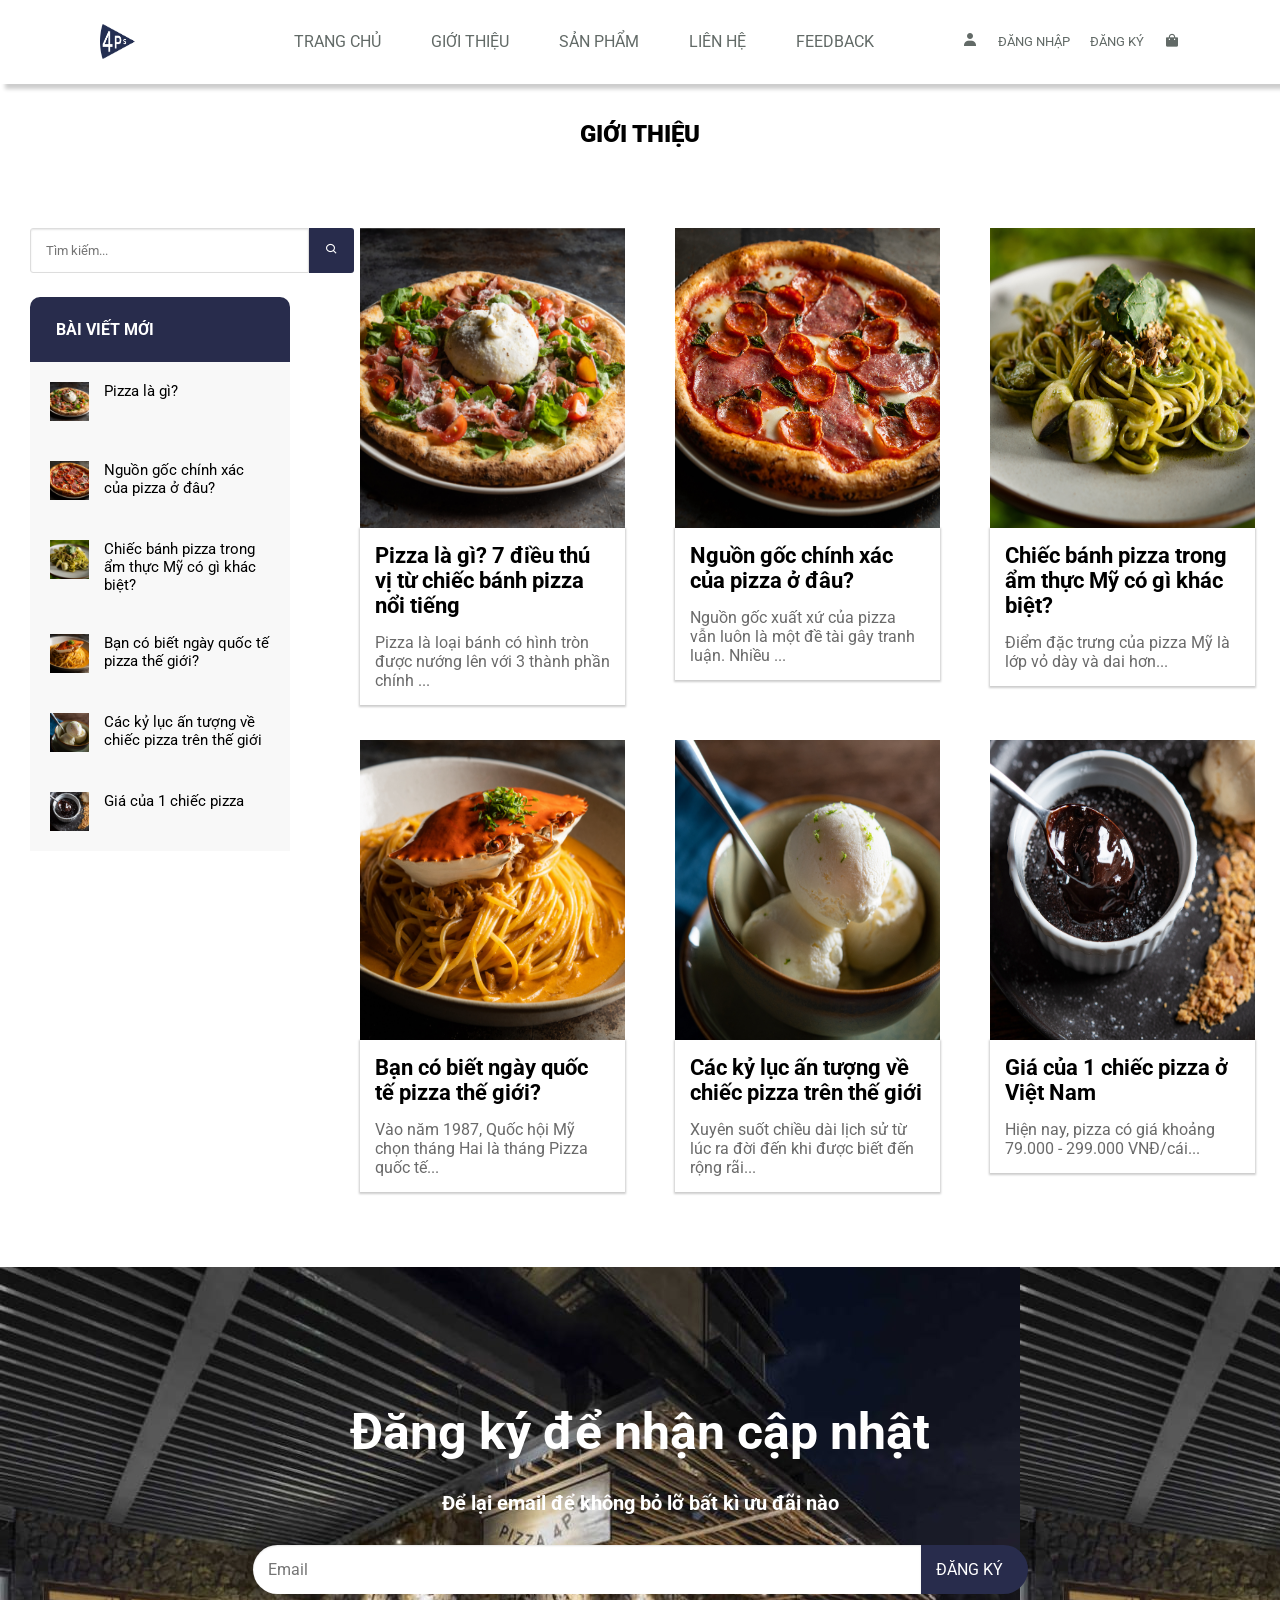
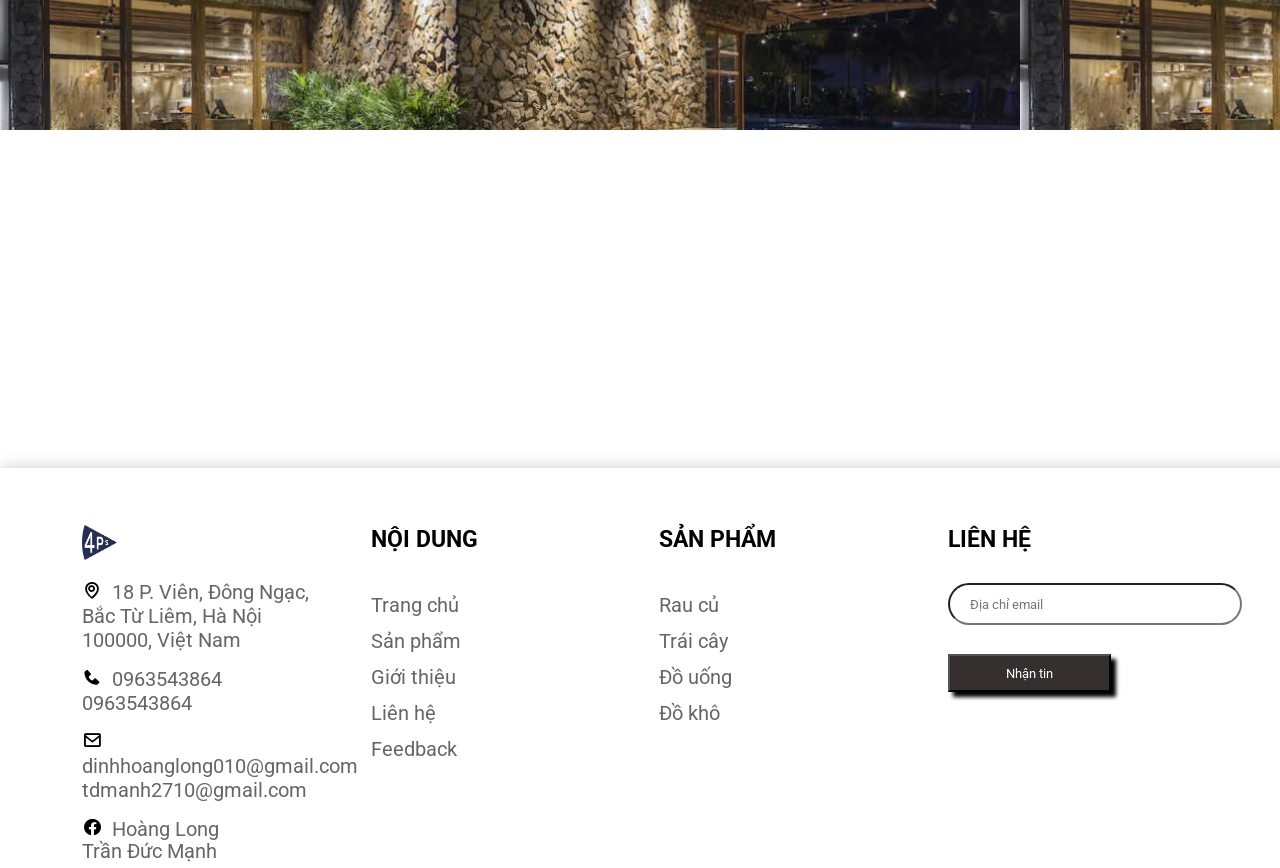
<file: HoangLong/gioithieu/gioithieu.html>
<!DOCTYPE html>
<html lang="en">
<head>
    <meta charset="UTF-8">
    <meta name="viewport" content="width=device-width, initial-scale=1.0">
    <title>Document</title>
    <link rel="stylesheet" href="./style.css">
    <link href='https://unpkg.com/boxicons@2.1.4/css/boxicons.min.css' rel='stylesheet'>
</head>
<body>
    <div id="main">
        <!-- Header  -->
        <div id="header">
            <a href="" class="logo">
                <img src="./img/logo.png" alt="">
            
                
            </a>

            <div id="menu">
                <div class="item">
                    <a href="../index.php">Trang chủ</a>
                </div>
                <div class="item">
                    <a href="#">Giới thiệu</a>
                </div>
                <div class="item">  
                    <a href="#products">Sản phẩm</a>
                </div>
                <div class="item">
                    <a href="#footer">Liên hệ</a>
                </div>
                <div class="item">
                    <a href="#">Feedback</a>
                </div>
                

            </div>

            <div id="actions">
                <div class="item">
                    <a href="">
                        <i class='bx bxs-user' ></i>
                    </a>

                </div>
                <div class="item">
                    <button class="login">
                        ĐĂNG NHẬP
                    </button>
                </div>
                <div class="item">
                   <button class="signin">
                        ĐĂNG KÝ

                   </button>
                </div>

                <div class="item">
                    <a href="../giohang/giohang.php">
                        <i class='bx bxs-shopping-bag'></i>
                    </a>

                </div>


            </div>
        

        </div>
        
        <!-- End Header -->


        <!-- Sub Header-->
        <div id="sub-header">
            <h2>GIỚI THIỆU</h2>
        </div>

        <!-- Content -->
        <div id="content">

            <div class="box-left">
                <div class="button">
                    <input type="text" placeholder="Tìm kiếm...">
                    <button>
                        <i class='bx bx-search'></i>
                    </button>

                    
                </div>

                <div class="content">
                    <div class="sub-content">
                        <p>BÀI VIẾT MỚI</p>
                    </div>
                    <div class="list-content">
                        <div class="box">
                            <img src="./img/product1.jpg" alt="">
                            <p>Pizza là gì?</p>
                        </div>
                        <div class="box">
                            <img src="./img/product2.jpg" alt="">
                            <p>Nguồn gốc chính xác của pizza ở đâu?</p>
                        </div>
                        <div class="box">
                            <img src="./img/product3.jpg" alt="">
                            <p>Chiếc bánh pizza trong ẩm thực Mỹ có gì khác biệt? </p>
                        </div>
                        <div class="box">
                            <img src="./img/product4.jpg" alt="">
                            <p>Bạn có biết ngày quốc tế pizza thế giới?</p>
                        </div>
                        <div class="box">
                            <img src="./img/product5.jpg" alt="">
                            <p>Các kỷ lục ấn tượng về chiếc pizza trên thế giới</p>
                        </div>
                        <div class="box">
                            <img src="./img/product6.jpg" alt="">
                            <p>Giá của 1 chiếc pizza</p>
                        </div>

                    </div>
                </div>
            </div>
            <div class="box-right">
                <div class="item">
                    <img src="./img/product1.jpg" alt="">
                    <div class="item-body">
                        <p class="content1">Pizza là gì? 7 điều thú vị từ chiếc bánh pizza nổi tiếng</p>
                        <div class="divider">

                        </div>
                        <p class="content2">Pizza là loại bánh có hình tròn được nướng lên với 3 thành phần chính ...</p>
                    </div>
                </div>
                <div class="item">
                    <img src="./img/product2.jpg" alt="">
                    <div class="item-body">
                        <p class="content1">Nguồn gốc chính xác của pizza ở đâu?</p>
                        <div class="divider">

                        </div>
                        <p class="content2">Nguồn gốc xuất xứ của pizza vẫn luôn là một đề tài gây tranh luận. Nhiều ...</p>
                    </div>
                </div>
                <div class="item">
                    <img src="./img/product3.jpg" alt="">
                    <div class="item-body">
                        <p class="content1">Chiếc bánh pizza trong ẩm thực Mỹ có gì khác biệt?</p>
                        <div class="divider">

                        </div>
                        <p class="content2">Điểm đặc trưng của pizza Mỹ là lớp vỏ dày và dai hơn...</p>
                    </div>
                </div>
                <div class="item">
                    <img src="./img/product4.jpg" alt="">
                    <div class="item-body">
                        <p class="content1">Bạn có biết ngày quốc tế pizza thế giới?</p>
                        <div class="divider">

                        </div>
                        <p class="content2">Vào năm 1987, Quốc hội Mỹ chọn tháng Hai là tháng Pizza quốc tế...</p>
                    </div>
                </div>
                <div class="item">
                    <img src="./img/product5.jpg" alt="">
                    <div class="item-body">
                        <p class="content1">Các kỷ lục ấn tượng về chiếc pizza trên thế giới</p>
                        <div class="divider">

                        </div>
                        <p class="content2">Xuyên suốt chiều dài lịch sử từ lúc ra đời đến khi được biết đến rộng rãi...</p>
                    </div>
                </div>
                <div class="item">
                    <img src="./img/product6.jpg" alt="">
                    <div class="item-body">
                        <p class="content1">Giá của 1 chiếc pizza ở Việt Nam</p>
                        <div class="divider">

                        </div>
                        <p class="content2">Hiện nay, pizza có giá khoảng 79.000 - 299.000 VNĐ/cái...</p>
                    </div>
                </div>
                
                
                

            </div>

        </div>
        <div id="register">
            <div class="register-body">
                <h2>Đăng ký để nhận cập nhật</h2>

                <p>Để lại email để không bỏ lỡ bất kì ưu đãi nào</p>
                <div class="register-button">
                    <input type="text" placeholder="Email">
                    <button>Đăng ký</button>
                </div>


            </div>

        </div>
        <!-- Footer -->

        <div id="footer">
            <div class="box">
                <div class="logo">
                    <img src="./img/logo.png" alt="">
                    
                </div>
                <div class="information">
                    <div class="inf-logo">
                        <i class='icon-logo bx bx-map'>

                        </i>
                        <a href="https://maps.app.goo.gl/hFD8mKvRsT4LjKpcA">18 P. Viên, Đông Ngạc, Bắc Từ Liêm, Hà Nội 100000, Việt Nam</a>
                    </div>
                    <div class="inf-logo">
                        <i class='icon-logo bx bxs-phone'></i>
                        <a href="tel:0963543864">0963543864</a><br>
                        <a href="tel:0985136103">0963543864</a>
                    </div>
                    <div class="inf-logo">
                        <i class='icon-logo bx bx-envelope'></i>
                        <a href="mailto:dinhhoanglong010@gmail.com">dinhhoanglong010@gmail.com</a>
                        <a href="mailto:tdmanh2710@gmail.com">tdmanh2710@gmail.com</a>
                    </div>
                    <div class="inf-logo">
                        <i class='icon-logo bx bxl-facebook-circle' >
                        <a href="https://www.facebook.com/profile.php?id=100012601712023">Hoàng Long</a><br>
                        <a href="https://www.facebook.com/profile.php?id=100079764056370">Trần Đức Mạnh</a>
                        </i>
                    </div>
                </div>



                
            </div>
            <div class="box">
                <h3>NỘI DUNG</h3>
                <ul class="quick-menu">
                    <div class="item">
                        <a href="">Trang chủ</a>
                    </div>
                    <div class="item">
                        <a href="">Sản phẩm</a>
                    </div>
                    <div class="item">
                        <a href="">Giới thiệu</a>
                    </div>
                    <div class="item">
                        <a href="">Liên hệ</a>
                    </div>
                    <div class="item">
                        <a href="">Feedback</a>
                    </div>
                </ul>
            </div>
            <div class="box">
                <h3>SẢN PHẨM</h3>
                <ul class="quick-menu">
                    <div class="item">
                        <a href="">Rau củ</a>
                    </div>
                    <div class="item">
                        <a href="">Trái cây</a>
                    </div>
                    <div class="item">
                        <a href="">Đồ uống</a>
                    </div>
                    <div class="item">
                        <a href="">Đồ khô</a>
                    </div>
                    
                </ul>
            </div>
            <div class="box">
                <h3>LIÊN HỆ</h3>
                <form action="">
                    <input type="text" placeholder="Địa chỉ email">
                    <button>Nhận tin</button>
                </form>
            </div>

        </div>



     <!-- Footer -->

        





    </div>

    <div class="modal js-modal">
        <div class="modal-container js-modal-container">
            <div class="modal-close js-modal-close">
                <i class='bx bx-x'></i>
            </div>
            <header class="modal-header">
                ĐĂNG NHẬP
            </header>

            <div class="modal-body">
                <label for="username" class="modal-label">
                    Tên đăng nhập
                </label>
                <input id="username" type="text" class="modal-input" placeholder="Tên đăng nhập">

                <label for="password" class="modal-label">
                    
                    Mật khẩu
                </label>
                <input id="password" type="password" class="modal-input" placeholder="Mật khẩu">

                <button id="login">
                        LOGIN
                </button>



            </div>

            <footer class="modal-footer">
                <p class="modal-help"><a href="">Quên mật khẩu?</a></p>
            </footer>
        </div>
    </div>
    <script src="main.js"></script>

    
</body>
</html>
</file>
<file: HoangLong/gioithieu/style.css>
@import url('https://fonts.googleapis.com/css2?family=Roboto:ital,wght@0,700;1,400&display=swap');

*{
    padding: 0;
    margin: 0;
    box-sizing: border-box;
    font-family: 'Roboto', sans-serif;
}
/* Click cuộn xuóng */
html {
    scroll-behavior: smooth;
    /* font-family: 'Courier New', Courier, monospace; */
    
}

.clear {
    clear: both;
}
#main {
    width: 100%;
    height: 100vh;
}

#header {
    top: 0;
    left: 0;
    width: 100%;
    padding: 0px 100px;
    display: flex;
    align-items: center;
    justify-content: space-between;
    height: 84px;
    position: fixed;
    background-color: white;
    text-transform: uppercase;
    box-shadow: 5px 5px 4px  rgba(0, 0, 0, 0.2);
    z-index: 3;
    
}

#header .logo img{
    margin-top: 35px;
    height: 35px;
    width: 35px;
    

}

#header  a {
    display: inline-block;
    line-height: 84px;
}
#menu {
    list-style: none;
    display: flex;
    margin-left: 90px;

}

#menu .item {
    margin: 0 25px;
}

#menu .item a {
    color:#626A67;
    text-decoration: none;
    
    
}
#menu .item a:hover {
    color: orange;
}

#actions {
    display: flex;
}

#actions .item  {
    margin-left: 20px;
    
}
#actions .item a{
    text-decoration: none;
    color: #626A67;

}

#actions .item button {
    line-height: 84px;
    border: none;
    background-color: white;
    color: #626A67;
}

#actions .item button:hover {
    cursor: pointer;
    color: orange;
}

#sub-header {
    margin-top: 120px ;
}

#sub-header h2 {
    font-weight: 900;
    text-align: center;
}


#content {
    margin-top:80px ;
    max-width: 100%;
    display: flex;
    
    
}

#content .content-heading {
    text-align: center;
    
}

#content .content-heading h2 {
    font-weight: 900;
    
}

#content .box-left {
    
    padding-left: 30px;
    padding-right: 30px;
    width: 25%;
    
 
}

#content .box-left .button {
    display: inline-flex;
    margin-bottom: 24px;
}

#content .box-left input {
    height: 45px;
    color: #ccc;
    box-shadow: inset 0 1px 2px rgba(0,0,0,0.1);
    padding: 5px 85px 5px 15px;
    outline: none;
    border: none;
    border-radius: 3px 0 0 3px;
    border: 1px solid #ddd;
   


}
#content .box-left input:focus {
    box-shadow: 0 0 5px #ccc;

}

#content .box-left button {
    width: 45px;
    height: 45px;
    border-radius: 0 3px 3px 0;
    color: white;
    background-color: #282c4c;
    border: none;
    border-color: rgba(0,0,0,0.05);
    
}
#content .box-left button:hover {
    background-color: orange;
    cursor: pointer;
}

#content .box-left .sub-content {
    background: #282c4c;
    border-radius: 10px 10px 0 0;
    padding: 23px 26px 23px;
    color: white;
    font-weight: bold;

}

#content .box-left .list-content {
    background-color:#f8f8f8;
}



#content .box-left .list-content .box {
    display: inline-flex;
    width: 100%;
    padding: 20px;
    
    
}
#content .box-left .list-content .box:hover {
   background-color:#282c4c ;
   color: white;
   cursor: pointer;
    
}
#content .box-left .list-content img {
    width: 39px;
    height: 39px;
}
#content .box-left .list-content p {
    font-size: 15px;
    margin-left: 15px;
}


/* Box-right */
 .box-right{
    max-width: 75%;
    padding-left: 15px;
    display: flex;
    flex-wrap: wrap;
    
    
}

.box-right .item {
    height: auto;
    width: 33.33333%;
    box-sizing: border-box;
    padding-left: 25px;
    padding-right: 25px;
    margin-bottom: 35px;
    cursor: pointer;
    
    
  
}

.box-right .item img {
    width: 100%;
    height: 300px;
    display: block;
    
    
   
    

}


.box-right .item .item-body {
    box-shadow: 0 1px 2px 1px #ccc;
    padding: 15px;

}

.box-right .item .item-body .content1 {
    margin-bottom: 15px;
    font-size: 22px;
    font-weight: bold;
}

.box-right .item .item-body .content2 {
    color: #6a6a6a;
}

.box-right .item .item-body .content2:hover {
    color: #282c4c;
}


/* Register */
#register {
    width: 100%;
    background-image :url("img/off.jpg");
    height: 463px;
    margin-top:40px;
    display: flex;
    padding:0px 133px;
    /* position :relative; */
    color: white;
}

.register-body {
    text-align: center;
    margin: auto;
    
}

.register-body h2 {
    font-size: 50px;
    margin-bottom: 30px;
    
}

.register-body p {
    margin-bottom: 30px;
    font-weight: bold;
    font-size: 20px;
}

.register-button {
    display: inline-flex;
    
    

}

.register-button input {
    padding: 15px 450px 15px 15px;
    border: none;
    box-shadow: inset 0 1px 2px rgba(0,0,0,0.1);
    border-radius: 99px 0 0 99px;
    font: inherit;
    outline: none !important;
    
    

}

.register-button button {
    border: none;
    border-radius: 0 99px 99px 0;
    padding: 15px 25px 15px 15px;
    background-color: #282c4c;
    font: inherit;
    text-transform: uppercase;
    color: white;
    
    
  
}

.register-button button:hover {
    background-color: orange;
    cursor: pointer;
}


/* Footer */

#footer {
    width: 100%;
    /* background:rgba(178,255,247,255); */
    box-shadow: 15px 15px 15px 15px #ccc;
    height: 400px;
    margin-top:338px;
    padding:0px 63px;
    padding-top:57px;
    display: flex;
    justify-content: space-around;
}

#footer .box {
    width: 250px;
    color:black;
    font-size: 20px;
}

#footer .box img {
    width: 35px;
    height: 35px;
}


/*  Cột 1  */
#footer .logo {
    margin-bottom: 15px;
}

#footer .information .inf-logo {
    margin-bottom: 15px;
}

.inf-logo .icon-logo {
    margin-right: 5px;
}

.inf-logo  a{
    color: #666;
    text-decoration: none;
}


/* Cột 2 */
#footer .box .quick-menu {
    margin-top:40px;

}


#footer .box .quick-menu .item{
    margin-bottom:12px;

}
#footer .box .quick-menu ,.item a{
    color:#666;
    text-decoration: none;
}



#footer .box form input {
    width: 294px;
    height: 42px;
    background:transparent;
    padding-left:20px;
    color:#fff;
    margin-top:30px;
    border-radius: 99px;
    cursor: pointer;
}
#footer .box form input:hover {
    background-color: black;
    color: white;
}

#footer .box form button {
    background:#362f2f;
    box-shadow: 5px 5px 4px rgba(0,0,0.25);
    width: 163px;
    height: 38px;
    margin-top:29px;
    color:#fff;
    cursor: pointer;
}

/* Modal */
.modal{
    position: fixed;
    top: 0;
    right: 0;
    bottom: 0;
    left: 0;
    background: rgba(0, 0, 0, 0.4);
    display: flex;
    align-items: center;
    justify-content: center;
    display: none;
    
    
}

.modal.open{
    display: flex;  
}

.modal-container{
    background-color: white;
    width: 900px;
    max-width: calc(100% - 32px);
    min-height: 200px;
    position: relative;
    animation: modalFadeIn ease .5s;
}

.modal-header{
    background: #282c4c;
    height: 130px;
    display: flex;
    align-items: center;
    justify-content: center;
    font-size: 30px;
    color: #fff;
}

.modal-heading-icon {
    margin-right: 16px;
}

.modal-close{
    position: absolute;
    right: 0;
    top:0;
    color: #fff;
    padding: 12px;
    cursor: pointer;
    opacity: 0.8;
}

.modal-body{
    padding: 16px ;
}

.modal-label{
    display: block;
    font-size: 15px;
    margin-bottom: 12px;
}

.modal-input{
    border: 1px solid #ccc;
    width: 100%;
    padding:10px;
    font-size: 15px;
    margin-bottom: 24px;
}
#login{
    background: #282c4c;
    border:none;
    color: white;
    width: 100%;
    font-size: 15px;
    text-transform: uppercase;
    padding: 18px;
    cursor: pointer;

}

.modal-footer{
    text-align: right;
    padding:16px;
    
}

.modal-footer a {
    color:#2196F3;
    text-decoration: none;
}

@keyframes modalFadeIn {
    from{
        opacity: 0;
        transform: translateY(-140px);

    }
    to{
        opacity: 1;
        transform: translateY(0);

    }
    
}
</file>
